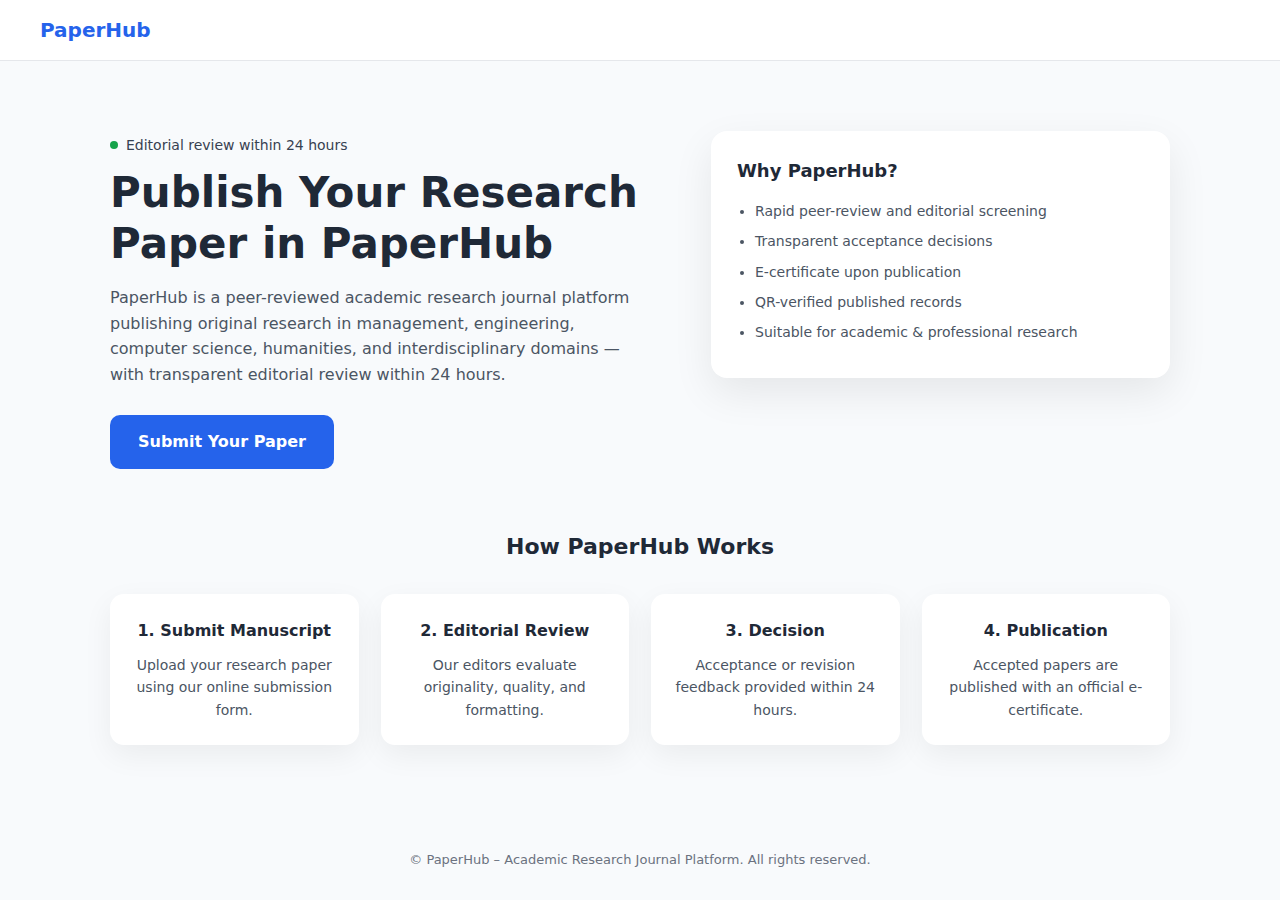
<file: index.html>
<!DOCTYPE html>
<html lang="en">
<head>
  <meta charset="UTF-8" />
  <title>PaperHub – Academic Research Journal</title>
  <meta name="viewport" content="width=device-width, initial-scale=1.0" />

  <style>
    *{
      box-sizing:border-box;
      margin:0;
      padding:0;
      font-family: "Inter", system-ui, -apple-system, BlinkMacSystemFont, sans-serif;
    }

    body{
      background:#f8fafc;
      color:#1f2937;
      line-height:1.6;
    }

    /* HEADER */
    header{
      background:#ffffff;
      border-bottom:1px solid #e5e7eb;
      padding:14px 40px;
    }

    header h1{
      font-size:20px;
      font-weight:700;
      color:#2563eb;
    }

    /* HERO */
    .hero{
      max-width:1100px;
      margin:70px auto 40px;
      padding:0 20px;
      display:grid;
      grid-template-columns:1.1fr 0.9fr;
      gap:40px;
      align-items:start;
    }

    @media(max-width:900px){
      .hero{
        grid-template-columns:1fr;
        text-align:center;
      }
    }

    /* BLINKING REVIEW BADGE */
    .review-badge{
      display:inline-flex;
      align-items:center;
      gap:8px;
      font-size:14px;
      font-weight:500;
      color:#374151;
      margin-bottom:12px;
    }

    .review-dot{
      width:8px;
      height:8px;
      background:#16a34a;
      border-radius:50%;
      animation:pulse 1.6s infinite;
    }

    @keyframes pulse{
      0%{ box-shadow:0 0 0 0 rgba(22,163,74,0.7); }
      70%{ box-shadow:0 0 0 6px rgba(22,163,74,0); }
      100%{ box-shadow:0 0 0 0 rgba(22,163,74,0); }
    }

    .hero h2{
      font-size:42px;
      line-height:1.2;
      margin-bottom:16px;
    }

    .hero p{
      font-size:16px;
      color:#4b5563;
      max-width:520px;
    }

    @media(max-width:900px){
      .hero p{ margin:0 auto; }
    }

    .cta-btn{
      display:inline-block;
      margin-top:28px;
      padding:14px 28px;
      background:#2563eb;
      color:#fff;
      text-decoration:none;
      font-weight:600;
      border-radius:10px;
      transition:all .25s ease;
    }

    .cta-btn:hover{
      transform:translateY(-2px);
      box-shadow:0 10px 25px rgba(37,99,235,.25);
    }

    /* WHY PAPERHUB */
    .why-box{
      background:#ffffff;
      border-radius:16px;
      padding:26px;
      box-shadow:0 15px 40px rgba(0,0,0,.08);
    }

    .why-box h3{
      font-size:18px;
      margin-bottom:14px;
    }

    .why-box ul{
      list-style:disc;
      padding-left:18px;
      color:#4b5563;
      font-size:14px;
    }

    .why-box li{
      margin-bottom:8px;
    }

    /* HOW IT WORKS */
    .process{
      max-width:1100px;
      margin:60px auto 80px;
      padding:0 20px;
      text-align:center;
    }

    .process h3{
      font-size:22px;
      margin-bottom:30px;
    }

    .steps{
      display:grid;
      grid-template-columns:repeat(auto-fit,minmax(220px,1fr));
      gap:22px;
    }

    .step{
      background:#ffffff;
      padding:24px;
      border-radius:14px;
      box-shadow:0 10px 30px rgba(0,0,0,.06);
      transition:.25s;
    }

    .step:hover{
      transform:translateY(-6px);
      box-shadow:0 18px 45px rgba(0,0,0,.1);
    }

    .step h4{
      font-size:16px;
      margin-bottom:10px;
    }

    .step p{
      font-size:14px;
      color:#4b5563;
    }

    /* FOOTER */
    footer{
      text-align:center;
      padding:25px;
      font-size:13px;
      color:#6b7280;
    }
  </style>
</head>

<body>

<header>
  <h1>PaperHub</h1>
</header>

<section class="hero">
  <div>
    <div class="review-badge">
      <span class="review-dot"></span>
      Editorial review within 24 hours
    </div>

    <h2>Publish Your Research Paper in PaperHub</h2>

    <p>
      PaperHub is a peer-reviewed academic research journal platform publishing
      original research in management, engineering, computer science,
      humanities, and interdisciplinary domains — with transparent editorial
      review within 24 hours.
    </p>

    <a href="submit.html" class="cta-btn">Submit Your Paper</a>
  </div>

  <div class="why-box">
    <h3>Why PaperHub?</h3>
    <ul>
      <li>Rapid peer-review and editorial screening</li>
      <li>Transparent acceptance decisions</li>
      <li>E-certificate upon publication</li>
      <li>QR-verified published records</li>
      <li>Suitable for academic & professional research</li>
    </ul>
  </div>
</section>

<section class="process">
  <h3>How PaperHub Works</h3>

  <div class="steps">
    <div class="step">
      <h4>1. Submit Manuscript</h4>
      <p>Upload your research paper using our online submission form.</p>
    </div>

    <div class="step">
      <h4>2. Editorial Review</h4>
      <p>Our editors evaluate originality, quality, and formatting.</p>
    </div>

    <div class="step">
      <h4>3. Decision</h4>
      <p>Acceptance or revision feedback provided within 24 hours.</p>
    </div>

    <div class="step">
      <h4>4. Publication</h4>
      <p>Accepted papers are published with an official e-certificate.</p>
    </div>
  </div>
</section>

<footer>
  © PaperHub – Academic Research Journal Platform. All rights reserved.
</footer>

</body>
</html>
</file>
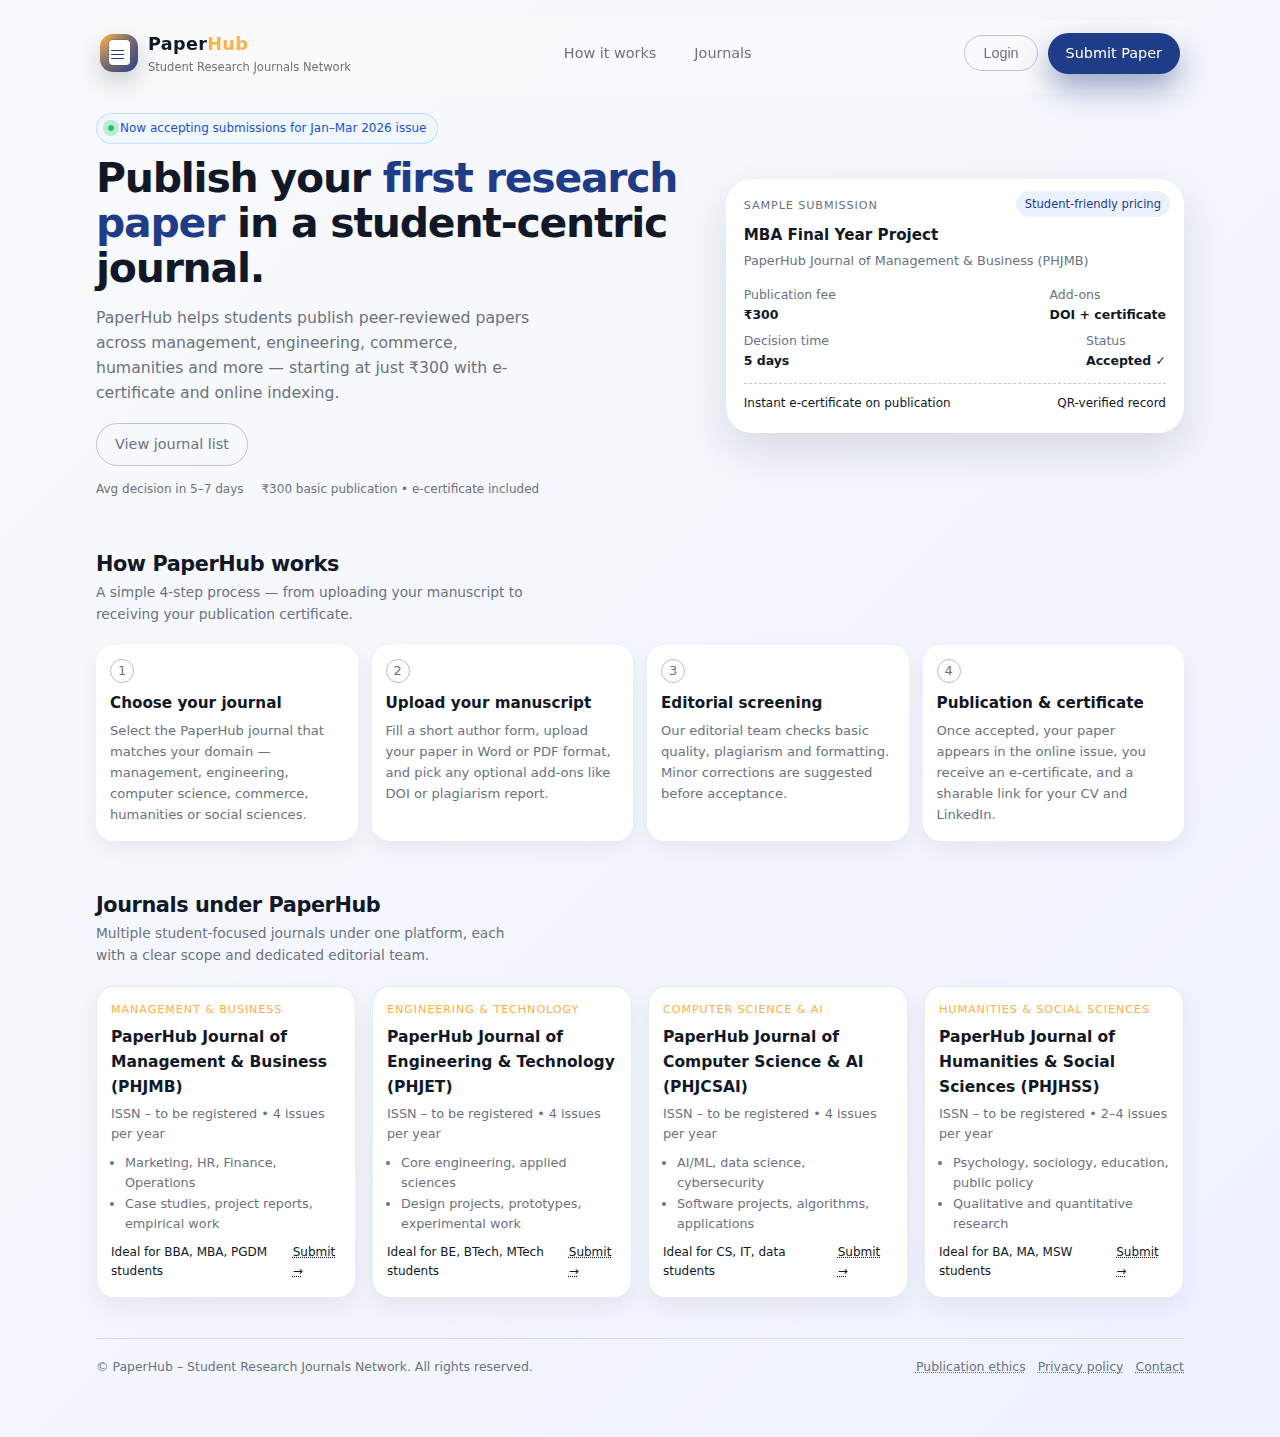
<file: Index.html>
<!DOCTYPE html>
<html lang="en">
<head>
  <meta charset="utf-8" />
  <meta name="viewport" content="width=device-width, initial-scale=1" />
  <title>PaperHub – Student Research Journals Network</title>
  <meta name="description" content="PaperHub: affordable, student-focused research journals. Publish your first paper starting at ₹300 with e-certificate and online indexing." />
  <style>
    :root {
      --primary: #1F3C88;
      --primary-soft: #EBF1FF;
      --accent: #FFB046;
      --bg: #F5F5F7;
      --text-dark: #111827;
      --text-muted: #6B7280;
      --radius-lg: 18px;
      --radius-xl: 26px;
      --shadow-soft: 0 18px 40px rgba(15, 23, 42, 0.12);
    }
    * { margin: 0; padding: 0; box-sizing: border-box; }
    body {
      font-family: system-ui, -apple-system, BlinkMacSystemFont, "Segoe UI", sans-serif;
      background: linear-gradient(135deg, #F9FAFB, #EEF2FF);
      color: var(--text-dark);
      line-height: 1.6;
    }
    a { text-decoration: none; color: inherit; }
    .page { max-width: 1120px; margin: 0 auto; padding: 20px 16px 60px; }

    /* Navbar */
    .nav { display:flex; align-items:center; justify-content:space-between; padding:10px 4px 16px; position:sticky; top:0; background:rgba(249,250,251,0.9); backdrop-filter:blur(16px); z-index:10; }
    .nav-left { display:flex; align-items:center; gap:10px; }
    .logo-icon { width:38px; height:38px; border-radius:13px; background:radial-gradient(circle at 0 0,#FFB046,#1F3C88); display:flex; align-items:center; justify-content:center; box-shadow:0 10px 25px rgba(15,23,42,0.2); position:relative; }
    .logo-icon::before { content:""; position:absolute; width:21px; height:25px; border-radius:4px; background:#fff; box-shadow:0 0 0 1px rgba(31,60,136,0.25); transform:translateY(-1px); }
    .logo-icon::after { content:""; position:absolute; width:13px; height:1.5px; background:#1F3C88; border-radius:999px; transform:translate(-2px,-3px); box-shadow:0 4px 0 #1F3C88,0 8px 0 #1F3C88; }
    .logo-text-main { font-weight:700; letter-spacing:0.02em; font-size:1.1rem; }
    .logo-text-main span { color:var(--accent); }
    .logo-text-sub { font-size:0.72rem; color:var(--text-muted); }
    .nav-links { display:flex; gap:18px; font-size:0.9rem; color:var(--text-muted); }
    .nav-links a { padding:6px 10px; border-radius:999px; transition:background .2s,color .2s,transform .15s; }
    .nav-links a:hover { background:rgba(31,60,136,0.06); color:var(--primary); transform:translateY(-1px); }
    .nav-cta { display:flex; gap:10px; align-items:center; }
    .btn { border-radius:999px; padding:9px 18px; border:none; cursor:pointer; font-size:0.9rem; font-weight:500; transition:transform .15s ease, box-shadow .15s ease, background .15s ease; display:inline-flex; align-items:center; gap:6px; }
    .btn-primary { background:var(--primary); color:#fff; box-shadow:0 14px 30px rgba(31,60,136,0.45); }
    .btn-primary:hover { transform:translateY(-1px); box-shadow:0 18px 40px rgba(31,60,136,0.55); background:#182e66; }
    .btn-ghost { background:transparent; border:1px solid rgba(148,163,184,0.6); color:var(--text-muted); }
    .btn-ghost:hover { background:rgba(15,23,42,0.03); transform:translateY(-1px); }

    /* Hero */
    .hero { display:grid; grid-template-columns:minmax(0,1.3fr) minmax(0,1fr); gap:34px; align-items:center; margin-top:20px; }
    .hero-label { display:inline-flex; align-items:center; gap:6px; font-size:0.75rem; background:rgba(239,246,255,0.9); padding:5px 11px; border-radius:999px; border:1px solid rgba(191,219,254,0.9); color:#1D4ED8; margin-bottom:12px; }
    .hero-label-dot { width:6px; height:6px; border-radius:999px; background:#22C55E; box-shadow:0 0 0 5px rgba(34,197,94,0.25); }
    .hero-title { font-size:clamp(2.1rem,3.2vw,2.7rem); line-height:1.1; margin-bottom:14px; letter-spacing:-0.03em; }
    .hero-title span { color:var(--primary); }
    .hero-subtitle { font-size:0.98rem; color:var(--text-muted); margin-bottom:18px; max-width:450px; }
    .hero-actions { display:flex; gap:10px; flex-wrap:wrap; margin-bottom:14px; }
    .hero-meta { display:flex; gap:18px; flex-wrap:wrap; font-size:0.75rem; color:var(--text-muted); margin-top:4px; }
    .hero-meta-badge { width:7px; height:7px; border-radius:999px; background:var(--accent); }
    .hero-card { background:#fff; border-radius:var(--radius-xl); padding:18px 18px 20px; box-shadow:var(--shadow-soft); position:relative; overflow:hidden; }
    .hero-card-tag { font-size:0.7rem; text-transform:uppercase; letter-spacing:0.08em; color:var(--text-muted); margin-bottom:8px; }
    .hero-card-title { font-size:0.95rem; font-weight:600; margin-bottom:4px; }
    .hero-card-sub { font-size:0.8rem; color:var(--text-muted); margin-bottom:14px; }
    .hero-card-row { display:flex; justify-content:space-between; font-size:0.78rem; margin-bottom:6px; }
    .hero-card-label { color:var(--text-muted); }
    .hero-card-value { font-weight:600; }
    .hero-card-badge { position:absolute; right:14px; top:12px; background:var(--primary-soft); color:var(--primary); font-size:0.72rem; padding:4px 9px; border-radius:999px; }
    .hero-card-footer { margin-top:12px; padding-top:10px; border-top:1px dashed rgba(148,163,184,0.6); display:flex; justify-content:space-between; align-items:center; font-size:0.75rem; }

    /* Sections */
    section { margin-top:48px; }
    .section-header { display:flex; justify-content:space-between; align-items:flex-end; gap:12px; margin-bottom:20px; }
    .section-title { font-size:1.3rem; font-weight:600; letter-spacing:-0.02em; }
    .section-sub { font-size:0.86rem; color:var(--text-muted); max-width:430px; }

    /* Steps / cards / grid */
    .steps { display:grid; grid-template-columns:repeat(auto-fit,minmax(180px,1fr)); gap:14px; }
    .step { background:#fff; border-radius:var(--radius-lg); padding:14px 14px 16px; box-shadow:0 8px 20px rgba(15,23,42,0.06); }
    .step-num { width:24px; height:24px; border-radius:999px; border:1px solid rgba(148,163,184,0.7); display:flex; align-items:center; justify-content:center; font-size:0.8rem; color:var(--text-muted); margin-bottom:8px; }
    .step-title { font-size:0.95rem; font-weight:600; margin-bottom:5px; }
    .step-text { font-size:0.82rem; color:var(--text-muted); }

    .journal-grid { display:grid; grid-template-columns:repeat(auto-fit,minmax(230px,1fr)); gap:16px; }
    .journal-card { background:#fff; border-radius:var(--radius-lg); padding:14px 14px 16px; box-shadow:0 10px 22px rgba(15,23,42,0.06); border:1px solid rgba(226,232,240,0.9); }
    .journal-tag { font-size:0.7rem; text-transform:uppercase; letter-spacing:0.08em; color:var(--accent); margin-bottom:6px; }
    .journal-name { font-size:0.97rem; font-weight:600; margin-bottom:4px; }
    .journal-meta { font-size:0.8rem; color:var(--text-muted); margin-bottom:8px; }
    .journal-list { font-size:0.8rem; color:var(--text-muted); margin-left:14px; margin-bottom:8px; }
    .journal-footer { font-size:0.75rem; display:flex; justify-content:space-between; align-items:center; margin-top:4px; }
    .journal-footer a { text-decoration:underline; text-decoration-style:dotted; font-weight:500; }

    .footer { margin-top:40px; padding-top:18px; border-top:1px solid rgba(209,213,219,0.8); font-size:0.78rem; color:var(--text-muted); display:flex; flex-wrap:wrap; justify-content:space-between; gap:8px; }
    .footer-links { display:flex; gap:12px; flex-wrap:wrap; }
    .footer-links a { text-decoration:underline; text-decoration-style:dotted; }

    @media (max-width:768px) {
      .nav { flex-wrap:wrap; gap:10px; }
      .nav-links { display:none; }
      .hero { grid-template-columns:1fr; }
      .hero-card { order:-1; }
    }
  </style>
</head>
<body>
  <div class="page">
    <!-- Navbar -->
    <header class="nav">
      <div class="nav-left">
        <div class="logo-icon" aria-hidden="true"></div>
        <div>
          <div class="logo-text-main">Paper<span>Hub</span></div>
          <div class="logo-text-sub">Student Research Journals Network</div>
        </div>
      </div>

      <nav class="nav-links" aria-label="Main navigation">
        <a href="#how">How it works</a>
        <a href="#journals">Journals</a>
      </nav>

      <div class="nav-cta">
        <button class="btn btn-ghost" type="button">Login</button>
        <!-- CTA points to lowercase file 'submit.html' -->
        <a class="btn btn-primary" href="submit.html" aria-label="Submit your paper">Submit Paper</a>
      </div>
    </header>

    <!-- Hero -->
    <main>
      <section class="hero" aria-labelledby="hero-heading">
        <div>
          <div class="hero-label">
            <div class="hero-label-dot" aria-hidden="true"></div>
            <span>Now accepting submissions for Jan–Mar 2026 issue</span>
          </div>

          <h1 id="hero-heading" class="hero-title">
            Publish your <span>first research paper</span> in a student-centric journal.
          </h1>

          <p class="hero-subtitle">
            PaperHub helps students publish peer-reviewed papers across management, engineering, commerce, humanities and more — starting at just ₹300 with e-certificate and online indexing.
          </p>

          <div class="hero-actions">
            <a class="btn btn-ghost" href="#journals">View journal list</a>
          </div>

          <div class="hero-meta">
            <span><span class="hero-meta-badge" aria-hidden="true"></span> Avg decision in 5–7 days</span>
            <span>₹300 basic publication • e-certificate included</span>
          </div>
        </div>

        <aside class="hero-card" aria-label="Sample submission overview">
          <div class="hero-card-badge">Student-friendly pricing</div>
          <div class="hero-card-tag">Sample submission</div>
          <div class="hero-card-title">MBA Final Year Project</div>
          <div class="hero-card-sub">PaperHub Journal of Management & Business (PHJMB)</div>

          <div class="hero-card-row">
            <div>
              <div class="hero-card-label">Publication fee</div>
              <div class="hero-card-value">₹300</div>
            </div>
            <div>
              <div class="hero-card-label">Add-ons</div>
              <div class="hero-card-value">DOI + certificate</div>
            </div>
          </div>

          <div class="hero-card-row">
            <div>
              <div class="hero-card-label">Decision time</div>
              <div class="hero-card-value">5 days</div>
            </div>
            <div>
              <div class="hero-card-label">Status</div>
              <div class="hero-card-value">Accepted ✓</div>
            </div>
          </div>

          <div class="hero-card-footer">
            <span>Instant e-certificate on publication</span>
            <span>QR-verified record</span>
          </div>
        </aside>
      </section>

      <!-- How it works -->
      <section id="how">
        <div class="section-header">
          <div>
            <h2 class="section-title">How PaperHub works</h2>
            <p class="section-sub">A simple 4-step process — from uploading your manuscript to receiving your publication certificate.</p>
          </div>
        </div>

        <div class="steps" role="list">
          <div class="step" role="listitem">
            <div class="step-num">1</div>
            <div class="step-title">Choose your journal</div>
            <p class="step-text">Select the PaperHub journal that matches your domain — management, engineering, computer science, commerce, humanities or social sciences.</p>
          </div>
          <div class="step" role="listitem">
            <div class="step-num">2</div>
            <div class="step-title">Upload your manuscript</div>
            <p class="step-text">Fill a short author form, upload your paper in Word or PDF format, and pick any optional add-ons like DOI or plagiarism report.</p>
          </div>
          <div class="step" role="listitem">
            <div class="step-num">3</div>
            <div class="step-title">Editorial screening</div>
            <p class="step-text">Our editorial team checks basic quality, plagiarism and formatting. Minor corrections are suggested before acceptance.</p>
          </div>
          <div class="step" role="listitem">
            <div class="step-num">4</div>
            <div class="step-title">Publication & certificate</div>
            <p class="step-text">Once accepted, your paper appears in the online issue, you receive an e-certificate, and a sharable link for your CV and LinkedIn.</p>
          </div>
        </div>
      </section>

      <!-- Journals -->
      <section id="journals">
        <div class="section-header">
          <div>
            <h2 class="section-title">Journals under PaperHub</h2>
            <p class="section-sub">Multiple student-focused journals under one platform, each with a clear scope and dedicated editorial team.</p>
          </div>
        </div>

        <div class="journal-grid">
          <article class="journal-card">
            <div class="journal-tag">Management & Business</div>
            <div class="journal-name">PaperHub Journal of Management & Business (PHJMB)</div>
            <div class="journal-meta">ISSN – to be registered • 4 issues per year</div>
            <ul class="journal-list">
              <li>Marketing, HR, Finance, Operations</li>
              <li>Case studies, project reports, empirical work</li>
            </ul>
            <div class="journal-footer">
              <span>Ideal for BBA, MBA, PGDM students</span>
              <a href="submit.html">Submit →</a>
            </div>
          </article>

          <article class="journal-card">
            <div class="journal-tag">Engineering & Technology</div>
            <div class="journal-name">PaperHub Journal of Engineering & Technology (PHJET)</div>
            <div class="journal-meta">ISSN – to be registered • 4 issues per year</div>
            <ul class="journal-list">
              <li>Core engineering, applied sciences</li>
              <li>Design projects, prototypes, experimental work</li>
            </ul>
            <div class="journal-footer">
              <span>Ideal for BE, BTech, MTech students</span>
              <a href="submit.html">Submit →</a>
            </div>
          </article>

          <article class="journal-card">
            <div class="journal-tag">Computer Science & AI</div>
            <div class="journal-name">PaperHub Journal of Computer Science & AI (PHJCSAI)</div>
            <div class="journal-meta">ISSN – to be registered • 4 issues per year</div>
            <ul class="journal-list">
              <li>AI/ML, data science, cybersecurity</li>
              <li>Software projects, algorithms, applications</li>
            </ul>
            <div class="journal-footer">
              <span>Ideal for CS, IT, data students</span>
              <a href="submit.html">Submit →</a>
            </div>
          </article>

          <article class="journal-card">
            <div class="journal-tag">Humanities & Social Sciences</div>
            <div class="journal-name">PaperHub Journal of Humanities & Social Sciences (PHJHSS)</div>
            <div class="journal-meta">ISSN – to be registered • 2–4 issues per year</div>
            <ul class="journal-list">
              <li>Psychology, sociology, education, public policy</li>
              <li>Qualitative and quantitative research</li>
            </ul>
            <div class="journal-footer">
              <span>Ideal for BA, MA, MSW students</span>
              <a href="submit.html">Submit →</a>
            </div>
          </article>
        </div>
      </section>
    </main>

    <!-- Footer -->
    <footer class="footer">
      <div>© PaperHub – Student Research Journals Network. All rights reserved.</div>
      <div class="footer-links">
        <a href="#">Publication ethics</a>
        <a href="#">Privacy policy</a>
        <a href="#">Contact</a>
      </div>
    </footer>
  </div>
</body>
</html>
</file>
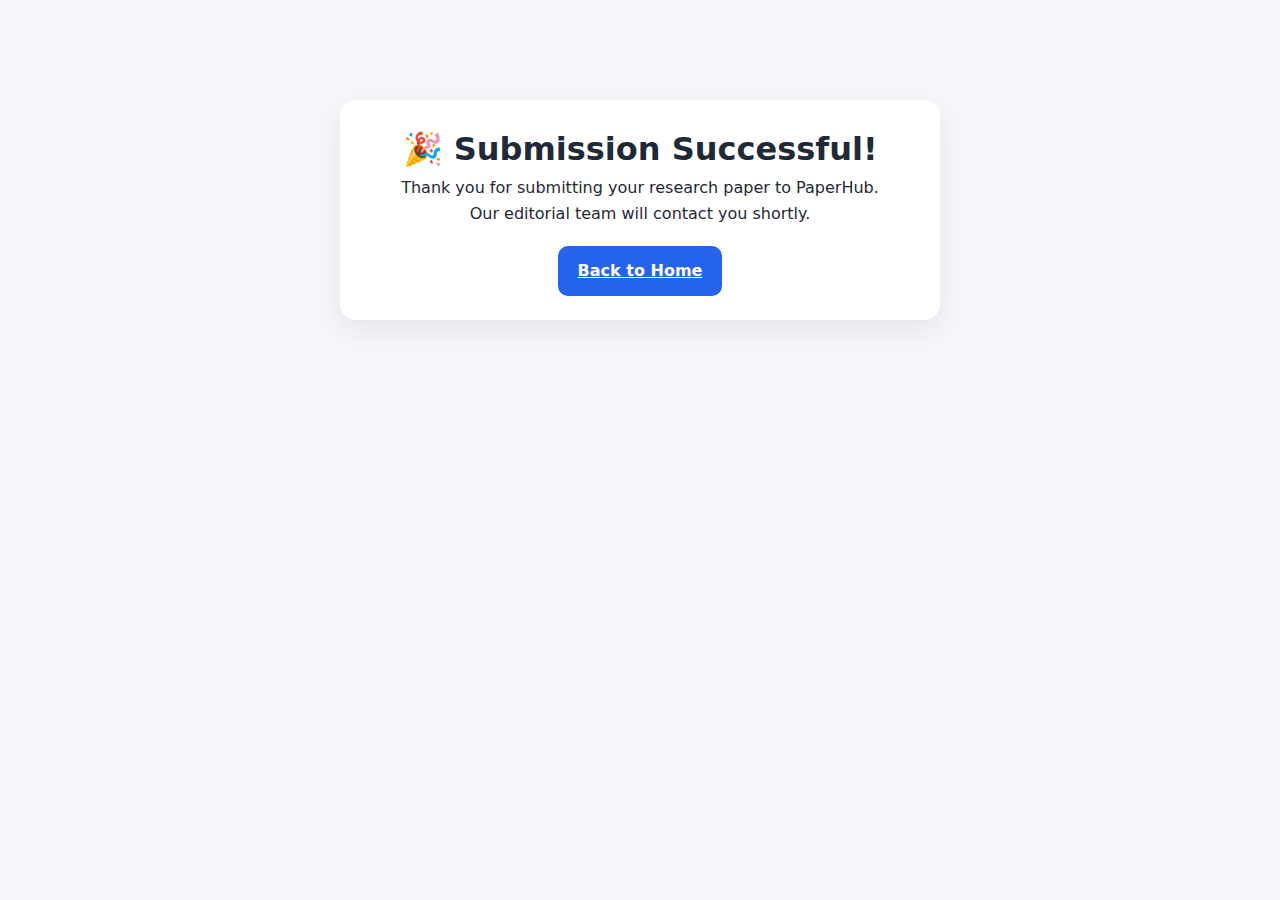
<file: thankyou.html>
<!DOCTYPE html>
<html lang="en">
<head>
  <meta charset="UTF-8">
  <title>Submission Received | PaperHub</title>
  <meta name="viewport" content="width=device-width, initial-scale=1">
  <link rel="stylesheet" href="styles.css">
</head>
<body>

<div class="center card">
  <h1>🎉 Submission Successful!</h1>
  <p>Thank you for submitting your research paper to PaperHub.</p>
  <p>Our editorial team will contact you shortly.</p>

  <a href="index.html" class="btn btn-primary" style="margin-top:20px; display:inline-block;">
    Back to Home
  </a>
</div>

</body>
</html>
</file>
<file: styles.css>
* {
  box-sizing: border-box;
  margin: 0;
  padding: 0;
  font-family: "Inter", system-ui, sans-serif;
}

body {
  background: #f5f7fb;
  color: #1f2937;
  line-height: 1.6;
}

/* Container */
.container {
  max-width: 1100px;
  margin: auto;
  padding: 24px;
}

/* Header */
.header {
  display: flex;
  justify-content: space-between;
  align-items: center;
  margin-bottom: 32px;
}

.logo {
  font-size: 22px;
  font-weight: 700;
}

.logo span {
  color: #2563eb;
}

.btn {
  padding: 12px 20px;
  border-radius: 10px;
  border: none;
  cursor: pointer;
  font-weight: 600;
}

.btn-primary {
  background: #2563eb;
  color: white;
}

.btn-outline {
  background: white;
  border: 1px solid #d1d5db;
}

/* Layout */
.layout {
  display: grid;
  grid-template-columns: 1fr;
  gap: 24px;
}

/* Cards */
.card {
  background: white;
  padding: 24px;
  border-radius: 16px;
  box-shadow: 0 10px 30px rgba(0,0,0,0.08);
}

.card h2 {
  margin-bottom: 16px;
}

/* Form */
.form-group {
  margin-bottom: 16px;
}

label {
  font-weight: 600;
  display: block;
  margin-bottom: 6px;
}

input, select, textarea {
  width: 100%;
  padding: 12px;
  border-radius: 10px;
  border: 1px solid #d1d5db;
  font-size: 15px;
}

textarea {
  resize: vertical;
}

.checkbox {
  display: flex;
  align-items: center;
  gap: 10px;
  margin-top: 10px;
}

/* Submit button */
.submit-btn {
  width: 100%;
  margin-top: 20px;
}

/* Info list */
.info-list li {
  margin-bottom: 10px;
}

/* THANK YOU PAGE */
.center {
  text-align: center;
  max-width: 600px;
  margin: 100px auto;
}

/* Responsive – Laptop */
@media (min-width: 992px) {
  .layout {
    grid-template-columns: 2fr 1fr;
  }
}
</file>
